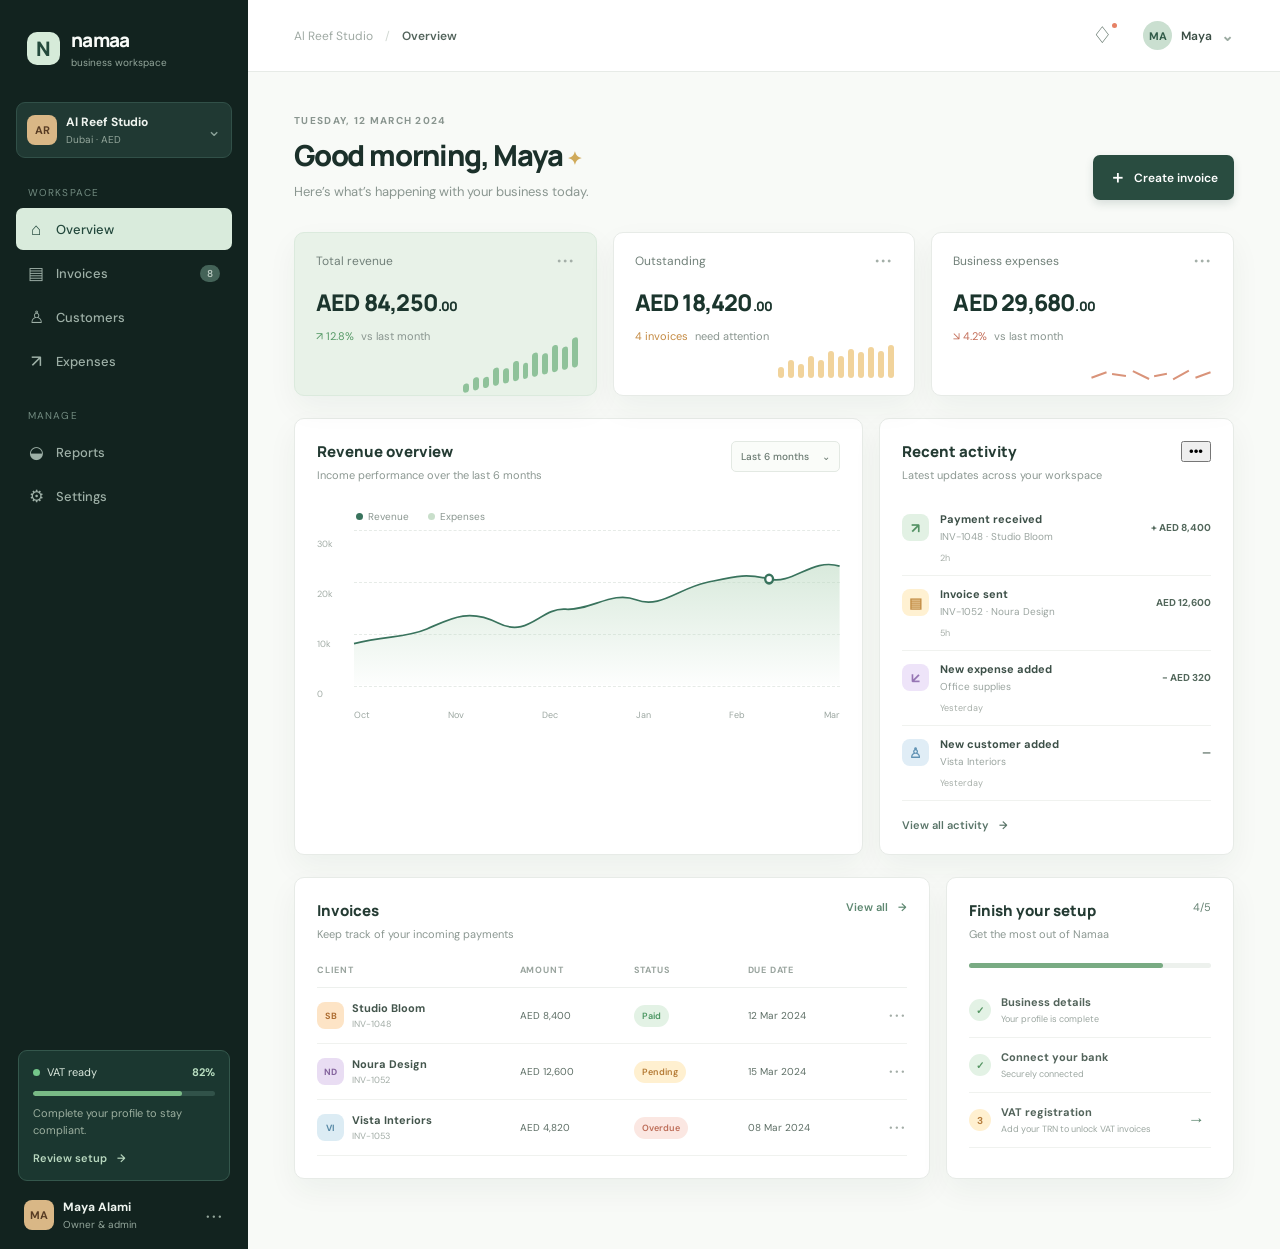
<file: index.html>
<!doctype html>
<html lang="en">
  <head>
    <meta charset="UTF-8" />
    <meta name="viewport" content="width=device-width, initial-scale=1.0" />
    <meta name="theme-color" content="#12231f" />
    <title>Namaa — Business clarity for Dubai</title>
    <link rel="preconnect" href="https://fonts.googleapis.com" />
    <link rel="preconnect" href="https://fonts.gstatic.com" crossorigin />
    <link href="https://fonts.googleapis.com/css2?family=DM+Sans:wght@400;500;600;700&family=Manrope:wght@600;700;800&display=swap" rel="stylesheet" />
    <link rel="stylesheet" href="styles.css" />
  </head>
  <body>
    <div class="app-shell">
      <aside class="sidebar" id="sidebar">
        <div class="brand">
          <div class="brand-mark">N</div>
          <div>
            <strong>namaa</strong>
            <span>business workspace</span>
          </div>
        </div>

        <div class="workspace-switcher">
          <div class="workspace-avatar">AR</div>
          <div class="workspace-copy">
            <strong>Al Reef Studio</strong>
            <span>Dubai · AED</span>
          </div>
          <span class="chevron">⌄</span>
        </div>

        <nav class="main-nav" aria-label="Main navigation">
          <p class="nav-label">Workspace</p>
          <button class="nav-item active" data-view="overview"><span class="nav-icon">⌂</span>Overview</button>
          <button class="nav-item" data-view="invoices"><span class="nav-icon">▤</span>Invoices <span class="nav-count">8</span></button>
          <button class="nav-item" data-view="customers"><span class="nav-icon">♙</span>Customers</button>
          <button class="nav-item" data-view="expenses"><span class="nav-icon">↗</span>Expenses</button>
          <p class="nav-label nav-label-spaced">Manage</p>
          <button class="nav-item" data-view="reports"><span class="nav-icon">◒</span>Reports</button>
          <button class="nav-item" data-view="settings"><span class="nav-icon">⚙</span>Settings</button>
        </nav>

        <div class="sidebar-bottom">
          <div class="vat-card">
            <div class="vat-card-top"><span class="status-dot"></span><span>VAT ready</span><strong>82%</strong></div>
            <div class="progress-track"><div class="progress-value"></div></div>
            <p>Complete your profile to stay compliant.</p>
            <button class="text-button" data-view-target="settings">Review setup <span>→</span></button>
          </div>
          <div class="profile">
            <div class="profile-avatar">MA</div>
            <div><strong>Maya Alami</strong><span>Owner & admin</span></div>
            <span class="more">•••</span>
          </div>
        </div>
      </aside>

      <main class="main-content">
        <header class="topbar">
          <button class="mobile-menu" id="menuToggle" aria-label="Open menu">☰</button>
          <div class="breadcrumbs"><span>Al Reef Studio</span><b>/</b><strong id="pageCrumb">Overview</strong></div>
          <div class="top-actions">
            <button class="icon-button notification-button" aria-label="Notifications">♢<span></span></button>
            <div class="top-profile"><div class="profile-avatar small">MA</div><span>Maya</span><b>⌄</b></div>
          </div>
        </header>

        <div class="page" id="app">
          <section class="view active" data-page="overview">
            <div class="page-heading">
              <div><p class="eyebrow">Tuesday, 12 March 2024</p><h1>Good morning, Maya <span>✦</span></h1><p class="heading-copy">Here’s what’s happening with your business today.</p></div>
              <button class="primary-button" id="createInvoice"><span>＋</span> Create invoice</button>
            </div>

            <div class="metric-grid">
              <article class="metric-card featured">
                <div class="metric-top"><span>Total revenue</span><span class="metric-menu">•••</span></div>
                <strong>AED 84,250<span class="decimal">.00</span></strong>
                <div class="metric-meta positive"><span>↗ 12.8%</span><em>vs last month</em></div>
                <div class="sparkline revenue-line"><i></i><i></i><i></i><i></i><i></i><i></i><i></i><i></i><i></i><i></i><i></i><i></i></div>
              </article>
              <article class="metric-card">
                <div class="metric-top"><span>Outstanding</span><span class="metric-menu">•••</span></div>
                <strong>AED 18,420<span class="decimal">.00</span></strong>
                <div class="metric-meta warning"><span>4 invoices</span><em>need attention</em></div>
                <div class="mini-bars"><i></i><i></i><i></i><i></i><i></i><i></i><i></i><i></i><i></i><i></i><i></i><i></i></div>
              </article>
              <article class="metric-card">
                <div class="metric-top"><span>Business expenses</span><span class="metric-menu">•••</span></div>
                <strong>AED 29,680<span class="decimal">.00</span></strong>
                <div class="metric-meta negative"><span>↘ 4.2%</span><em>vs last month</em></div>
                <div class="expense-line"><span></span><span></span><span></span><span></span><span></span><span></span></div>
              </article>
            </div>

            <div class="dashboard-grid">
              <article class="panel revenue-panel">
                <div class="panel-heading"><div><h2>Revenue overview</h2><p>Income performance over the last 6 months</p></div><button class="select-button">Last 6 months <span>⌄</span></button></div>
                <div class="chart-legend"><span><i class="legend-dot dark"></i>Revenue</span><span><i class="legend-dot light"></i>Expenses</span></div>
                <div class="chart"><div class="y-axis"><span>30k</span><span>20k</span><span>10k</span><span>0</span></div><div class="chart-area"><div class="grid-lines"><i></i><i></i><i></i><i></i></div><svg viewBox="0 0 620 180" preserveAspectRatio="none" aria-label="Revenue chart"><defs><linearGradient id="fill" x1="0" x2="0" y1="0" y2="1"><stop offset="0%" stop-color="#b9d8bf" stop-opacity=".55"/><stop offset="100%" stop-color="#b9d8bf" stop-opacity=".03"/></linearGradient></defs><path class="area" d="M0,132 C40,122 65,126 93,115 S145,90 184,108 S238,90 270,92 S330,70 360,81 S414,68 450,61 S500,50 530,57 S585,32 620,42 L620,180 L0,180 Z"></path><path class="line" d="M0,132 C40,122 65,126 93,115 S145,90 184,108 S238,90 270,92 S330,70 360,81 S414,68 450,61 S500,50 530,57 S585,32 620,42"></path><circle cx="530" cy="57" r="5"></circle></svg><div class="x-axis"><span>Oct</span><span>Nov</span><span>Dec</span><span>Jan</span><span>Feb</span><span>Mar</span></div></div></div>
              </article>
              <article class="panel activity-panel">
                <div class="panel-heading"><div><h2>Recent activity</h2><p>Latest updates across your workspace</p></div><button class="more-button">•••</button></div>
                <div class="activity-list">
                  <div class="activity-item"><div class="activity-icon green">↗</div><div><strong>Payment received</strong><span>INV-1048 · Studio Bloom</span></div><b>+ AED 8,400</b><time>2h</time></div>
                  <div class="activity-item"><div class="activity-icon sand">▤</div><div><strong>Invoice sent</strong><span>INV-1052 · Noura Design</span></div><b>AED 12,600</b><time>5h</time></div>
                  <div class="activity-item"><div class="activity-icon purple">↙</div><div><strong>New expense added</strong><span>Office supplies</span></div><b>- AED 320</b><time>Yesterday</time></div>
                  <div class="activity-item"><div class="activity-icon blue">♙</div><div><strong>New customer added</strong><span>Vista Interiors</span></div><b>—</b><time>Yesterday</time></div>
                </div>
                <button class="full-link" data-view-target="invoices">View all activity <span>→</span></button>
              </article>
            </div>

            <div class="bottom-grid">
              <article class="panel invoice-panel">
                <div class="panel-heading"><div><h2>Invoices</h2><p>Keep track of your incoming payments</p></div><button class="link-button" data-view-target="invoices">View all <span>→</span></button></div>
                <div class="table-wrap"><table><thead><tr><th>CLIENT</th><th>AMOUNT</th><th>STATUS</th><th>DUE DATE</th><th></th></tr></thead><tbody><tr><td><div class="client-cell"><span class="client-avatar orange">SB</span><div><strong>Studio Bloom</strong><small>INV-1048</small></div></div></td><td>AED 8,400</td><td><span class="pill paid">Paid</span></td><td>12 Mar 2024</td><td>•••</td></tr><tr><td><div class="client-cell"><span class="client-avatar lilac">ND</span><div><strong>Noura Design</strong><small>INV-1052</small></div></div></td><td>AED 12,600</td><td><span class="pill pending">Pending</span></td><td>15 Mar 2024</td><td>•••</td></tr><tr><td><div class="client-cell"><span class="client-avatar blue">VI</span><div><strong>Vista Interiors</strong><small>INV-1053</small></div></div></td><td>AED 4,820</td><td><span class="pill overdue">Overdue</span></td><td>08 Mar 2024</td><td>•••</td></tr></tbody></table></div>
              </article>
              <article class="panel setup-panel"><div class="panel-heading"><div><h2>Finish your setup</h2><p>Get the most out of Namaa</p></div><span class="setup-progress">4/5</span></div><div class="setup-progress-track"><span></span></div><div class="setup-task done"><span>✓</span><div><strong>Business details</strong><small>Your profile is complete</small></div></div><div class="setup-task done"><span>✓</span><div><strong>Connect your bank</strong><small>Securely connected</small></div></div><div class="setup-task current"><span>3</span><div><strong>VAT registration</strong><small>Add your TRN to unlock VAT invoices</small></div><button class="arrow">→</button></div></article>
            </div>
          </section>

          <section class="view" data-page="invoices"><div class="page-heading compact"><div><p class="eyebrow">Cash flow</p><h1>Invoices</h1><p class="heading-copy">Create, send, and track every payment in one place.</p></div><button class="primary-button" id="createInvoiceAlt"><span>＋</span> Create invoice</button></div><div class="toolbar"><div class="search-box">⌕ <input id="invoiceSearch" placeholder="Search invoices or clients" /></div><div class="filter-group"><button class="filter active" data-filter="all">All <b>8</b></button><button class="filter" data-filter="paid">Paid <b>4</b></button><button class="filter" data-filter="pending">Pending <b>3</b></button><button class="filter" data-filter="overdue">Overdue <b>1</b></button></div></div><div class="panel full-table"><table id="invoiceTable"><thead><tr><th>INVOICE</th><th>CLIENT</th><th>AMOUNT</th><th>STATUS</th><th>ISSUED</th><th>DUE DATE</th><th></th></tr></thead><tbody><tr data-status="paid"><td><strong>INV-1048</strong></td><td>Studio Bloom</td><td>AED 8,400</td><td><span class="pill paid">Paid</span></td><td>28 Feb 2024</td><td>12 Mar 2024</td><td>•••</td></tr><tr data-status="pending"><td><strong>INV-1052</strong></td><td>Noura Design</td><td>AED 12,600</td><td><span class="pill pending">Pending</span></td><td>01 Mar 2024</td><td>15 Mar 2024</td><td>•••</td></tr><tr data-status="overdue"><td><strong>INV-1053</strong></td><td>Vista Interiors</td><td>AED 4,820</td><td><span class="pill overdue">Overdue</span></td><td>22 Feb 2024</td><td>08 Mar 2024</td><td>•••</td></tr><tr data-status="paid"><td><strong>INV-1047</strong></td><td>Casa Verde Café</td><td>AED 6,200</td><td><span class="pill paid">Paid</span></td><td>20 Feb 2024</td><td>05 Mar 2024</td><td>•••</td></tr></tbody></table></div></section>

          <section class="view" data-page="customers"><div class="page-heading compact"><div><p class="eyebrow">Relationships</p><h1>Customers</h1><p class="heading-copy">Your client relationships, organized for growth.</p></div><button class="primary-button"><span>＋</span> Add customer</button></div><div class="toolbar"><div class="search-box">⌕ <input id="customerSearch" placeholder="Search customers" /></div><span class="result-count">12 customers</span></div><div class="customer-grid" id="customerGrid"><article class="customer-card"><div class="customer-card-top"><span class="client-avatar orange">SB</span><span class="pill active-pill">Active</span></div><h3>Studio Bloom</h3><p>hello@studiobloom.ae</p><div><span>Revenue</span><strong>AED 24,800</strong></div></article><article class="customer-card"><div class="customer-card-top"><span class="client-avatar lilac">ND</span><span class="pill active-pill">Active</span></div><h3>Noura Design</h3><p>accounts@nouradesign.ae</p><div><span>Revenue</span><strong>AED 18,200</strong></div></article><article class="customer-card"><div class="customer-card-top"><span class="client-avatar blue">VI</span><span class="pill active-pill">Active</span></div><h3>Vista Interiors</h3><p>finance@vistainteriors.ae</p><div><span>Revenue</span><strong>AED 12,440</strong></div></article><article class="customer-card"><div class="customer-card-top"><span class="client-avatar green">CV</span><span class="pill active-pill">Active</span></div><h3>Casa Verde Café</h3><p>owner@casaverde.ae</p><div><span>Revenue</span><strong>AED 9,600</strong></div></article></div></section>

          <section class="view" data-page="expenses"><div class="page-heading compact"><div><p class="eyebrow">Outgoings</p><h1>Expenses</h1><p class="heading-copy">Know where your money goes, down to the last dirham.</p></div><button class="primary-button"><span>＋</span> Add expense</button></div><div class="metric-grid expense-metrics"><article class="metric-card"><div class="metric-top"><span>This month</span></div><strong>AED 9,420<span class="decimal">.00</span></strong><div class="metric-meta negative"><span>↘ 4.2%</span><em>vs last month</em></div></article><article class="metric-card"><div class="metric-top"><span>Largest category</span></div><strong>Operations</strong><div class="metric-meta"><span>AED 3,840</span><em>41% of total</em></div></article><article class="metric-card"><div class="metric-top"><span>VAT recoverable</span></div><strong>AED 1,124<span class="decimal">.00</span></strong><div class="metric-meta positive"><span>12 receipts</span><em>ready to claim</em></div></article></div><div class="panel full-table"><div class="panel-heading"><div><h2>Recent expenses</h2><p>March 2024</p></div><button class="select-button">All categories <span>⌄</span></button></div><table><thead><tr><th>MERCHANT</th><th>CATEGORY</th><th>AMOUNT</th><th>VAT</th><th>DATE</th></tr></thead><tbody><tr><td><strong>WeWork One Central</strong></td><td>Operations</td><td>AED 2,100</td><td>AED 100</td><td>11 Mar 2024</td></tr><tr><td><strong>Emirates Post</strong></td><td>Shipping</td><td>AED 320</td><td>AED 15</td><td>09 Mar 2024</td></tr><tr><td><strong>Adobe Creative Cloud</strong></td><td>Software</td><td>AED 280</td><td>AED 13</td><td>05 Mar 2024</td></tr></tbody></table></div></section>

          <section class="view" data-page="reports"><div class="page-heading compact"><div><p class="eyebrow">Insights</p><h1>Reports</h1><p class="heading-copy">A clearer view of your business performance.</p></div><button class="secondary-button">Export report <span>↓</span></button></div><div class="report-highlight"><div><p class="eyebrow">March snapshot</p><h2>Business is moving in the right direction.</h2><p>Revenue is up 12.8% while expenses are down 4.2% compared to February.</p></div><div class="highlight-number">+12.8%<small>revenue growth</small></div></div><div class="report-grid"><article class="panel report-card"><h2>Profit & loss</h2><p>March 2024</p><div class="report-total">AED 54,570 <span>net profit</span></div><div class="profit-bar"><span></span></div><div class="report-row"><span>Revenue</span><b>AED 84,250</b></div><div class="report-row"><span>Expenses</span><b>AED 29,680</b></div></article><article class="panel report-card"><h2>VAT summary</h2><p>Q1 2024</p><div class="report-total">AED 6,482 <span>net VAT payable</span></div><div class="report-row"><span>Output VAT</span><b>AED 7,606</b></div><div class="report-row"><span>Input VAT</span><b>- AED 1,124</b></div><button class="full-link">View VAT report <span>→</span></button></article></div></section>

          <section class="view" data-page="settings"><div class="page-heading compact"><div><p class="eyebrow">Workspace</p><h1>Settings</h1><p class="heading-copy">Keep your business details and VAT profile up to date.</p></div><button class="primary-button" id="saveSettings">Save changes</button></div><div class="settings-layout"><div class="settings-menu"><button class="active">Business profile</button><button>VAT & tax</button><button>Team & permissions</button><button>Notifications</button></div><div class="panel settings-form"><div class="form-heading"><h2>Business profile</h2><p>This information appears on your invoices and reports.</p></div><div class="form-grid"><label>Business name<input value="Al Reef Studio" /></label><label>Trade licence number<input value="CN-2849103" /></label><label>Business email<input value="hello@alreef.studio" /></label><label>Phone number<input value="+971 50 384 1290" /></label><label class="wide">Address<input value="Dubai Design District, Building 4, Dubai, UAE" /></label></div><div class="vat-section"><div><h2>VAT registration</h2><p>UAE VAT is applied at the standard rate of 5%.</p></div><div class="vat-status"><span class="status-dot"></span>Registration in progress</div><label>Tax Registration Number (TRN)<input placeholder="Enter your 15-digit TRN" /><small>Your TRN will appear on all VAT invoices.</small></label></div></div></div></section>
        </div>
      </main>
    </div>
    <div class="toast" id="toast">Invoice draft created <span>✓</span></div>
    <script src="app.js"></script>
  </body>
</html>
</file>
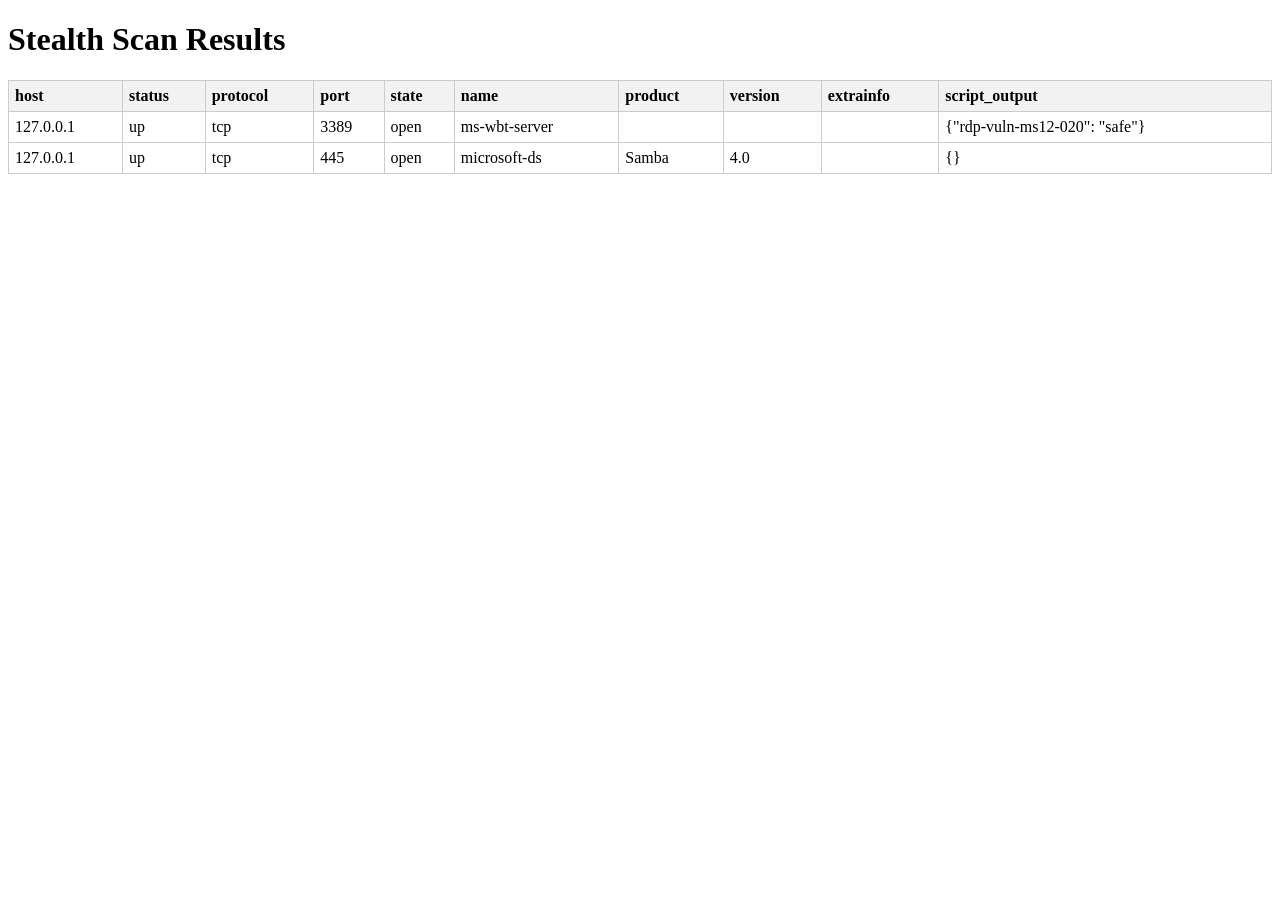
<file: samples/scan_results.html>
<!doctype html>
<html lang="en">
<head>
  <meta charset="utf-8" />
  <title>Stealth Scan Results</title>
  <style>
    table { border-collapse: collapse; width: 100%; }
    th, td { border: 1px solid #ccc; padding: 6px; text-align: left; }
    th { background: #f2f2f2; }
  </style>
</head>
<body>
  <h1>Stealth Scan Results</h1>
  <table>
    <thead>
      <tr>
        <th>host</th><th>status</th><th>protocol</th><th>port</th><th>state</th><th>name</th><th>product</th><th>version</th><th>extrainfo</th><th>script_output</th>
      </tr>
    </thead>
    <tbody>
      <tr><td>127.0.0.1</td><td>up</td><td>tcp</td><td>3389</td><td>open</td><td>ms-wbt-server</td><td></td><td></td><td></td><td>{"rdp-vuln-ms12-020": "safe"}</td></tr>
<tr><td>127.0.0.1</td><td>up</td><td>tcp</td><td>445</td><td>open</td><td>microsoft-ds</td><td>Samba</td><td>4.0</td><td></td><td>{}</td></tr>
    </tbody>
  </table>
</body>
</html>
</file>
<file: styles.css>
:root{--ink:#172b27;--muted:#75817d;--line:#e7ebe7;--cream:#f6f7f3;--white:#fff;--green:#294c40;--mint:#dcece0;--gold:#f8e5ae;--shadow:0 12px 30px rgba(27,52,43,.05)}*{box-sizing:border-box}body{margin:0;background:#f8faf7;color:var(--ink);font-family:"DM Sans",sans-serif;font-size:14px}.app-shell{display:flex;min-height:100vh}.sidebar{background:#12231f;color:#c7d2cb;width:248px;min-width:248px;padding:27px 16px 18px;display:flex;flex-direction:column}.brand{display:flex;align-items:center;gap:11px;padding:0 11px 33px}.brand-mark{background:#d6ebd9;color:#244a3c;font-family:Manrope;border-radius:10px;width:33px;height:33px;display:grid;place-items:center;font-size:20px;font-weight:800}.brand strong{display:block;color:#f8fbf8;font:800 19px Manrope;letter-spacing:-.7px}.brand span,.workspace-copy span,.profile span{display:block;color:#93a69b;font-size:10px;margin-top:3px}.workspace-switcher{background:#203933;border:1px solid #315048;border-radius:9px;padding:11px 10px;display:flex;align-items:center;gap:9px;margin-bottom:28px}.workspace-avatar,.profile-avatar{width:30px;height:30px;background:#d9b786;color:#583c24;border-radius:8px;display:grid;place-items:center;font-weight:700;font-size:11px}.workspace-copy{flex:1;min-width:0}.workspace-copy strong{font-size:12px;color:#eff4ef;display:block;white-space:nowrap;overflow:hidden;text-overflow:ellipsis}.chevron{color:#8ba299;font-size:17px}.nav-label{font-size:10px;text-transform:uppercase;letter-spacing:1.1px;color:#728b80;padding:0 12px;margin:0 0 9px}.nav-label-spaced{margin-top:27px}.nav-item{border:0;background:transparent;color:#9eb0a7;width:100%;display:flex;align-items:center;gap:12px;border-radius:7px;padding:10px 12px;font:500 13px "DM Sans";text-align:left;cursor:pointer;margin:2px 0}.nav-item:hover,.nav-item.active{background:#d9ebdc;color:#23483c}.nav-icon{font-size:17px;width:16px;text-align:center}.nav-count{margin-left:auto;background:#446358;color:#c9d6ce;padding:2px 7px;border-radius:9px;font-size:10px}.nav-item.active .nav-count{background:#b3d4b8;color:#23483c}.sidebar-bottom{margin-top:auto}.vat-card{background:#1b3730;padding:14px;border:1px solid #34574c;border-radius:9px;margin:20px 2px 18px}.vat-card-top{display:flex;align-items:center;gap:7px;color:#d9e7dc;font-size:11px}.vat-card-top strong{margin-left:auto;color:#b9dec1}.status-dot{width:7px;height:7px;background:#74c78a;border-radius:50%;display:inline-block}.progress-track{height:5px;background:#315249;border-radius:5px;margin:12px 0 9px;overflow:hidden}.progress-value{width:82%;height:100%;background:#79ba86;border-radius:5px;display:block}.vat-card p{color:#9caf9f;font-size:11px;line-height:1.5;margin:0 0 10px}.text-button,.link-button,.full-link{border:0;background:none;color:#b9d8bf;cursor:pointer;font:600 11px "DM Sans";padding:0}.text-button span,.link-button span,.full-link span{margin-left:7px}.profile{display:flex;align-items:center;gap:9px;padding:0 8px}.profile strong{color:#eff5f0;font-size:12px;display:block}.more{margin-left:auto;color:#85988e;letter-spacing:2px}.main-content{flex:1;min-width:0}.topbar{height:72px;background:#fff;border-bottom:1px solid var(--line);display:flex;align-items:center;justify-content:space-between;padding:0 46px}.breadcrumbs{display:flex;align-items:center;gap:12px;color:#a0aaa4;font-size:12px}.breadcrumbs b{font-weight:400;color:#d1d8d2}.breadcrumbs strong{color:#53645c;font-weight:600}.top-actions{display:flex;align-items:center;gap:24px}.icon-button{border:0;background:transparent;color:#576b60;font-size:23px;position:relative;cursor:pointer}.notification-button span{width:5px;height:5px;background:#e68165;border-radius:50%;position:absolute;top:2px;right:2px}.top-profile{display:flex;align-items:center;gap:9px;color:#3b4e45;font-size:12px;font-weight:600}.profile-avatar.small{width:29px;height:29px;border-radius:50%;background:#cadfd0;color:#315b49}.top-profile b{color:#9baaa1;font-size:15px}.mobile-menu{display:none;border:0;background:none;font-size:20px;color:var(--ink)}.page{padding:42px 46px 70px;max-width:1450px;margin:auto}.page-heading{display:flex;justify-content:space-between;align-items:flex-end;margin-bottom:32px}.page-heading.compact{margin-bottom:28px}.eyebrow{color:#89958f;text-transform:uppercase;letter-spacing:1.3px;font-size:10px;font-weight:700;margin:0 0 8px}.page-heading h1{font:800 29px Manrope;margin:0;letter-spacing:-1.2px;color:#1b302a}.page-heading h1 span{font-size:18px;color:#d0aa5a;vertical-align:middle}.heading-copy{margin:8px 0 0;color:#8a9690;font-size:13px}.primary-button,.secondary-button{border:0;border-radius:7px;background:var(--green);color:white;padding:11px 16px;font:600 12px "DM Sans";cursor:pointer;box-shadow:0 4px 8px rgba(39,77,64,.15)}.primary-button span{font-size:17px;vertical-align:-1px;margin-right:5px}.secondary-button{background:#edf4ee;color:#2c5948;box-shadow:none}.metric-grid{display:grid;grid-template-columns:repeat(3,1fr);gap:16px;margin-bottom:22px}.metric-card{background:#fff;border:1px solid var(--line);border-radius:10px;padding:20px 21px 17px;min-height:164px;position:relative;overflow:hidden;box-shadow:var(--shadow)}.metric-card.featured{background:#e8f2e8;border-color:#dbeadd}.metric-top{display:flex;justify-content:space-between;color:#718079;font-size:12px;margin-bottom:17px}.metric-menu{letter-spacing:2px;color:#a4afa8;font-size:12px}.metric-card>strong{font:800 23px Manrope;letter-spacing:-.8px;color:#1b352d}.decimal{font-size:13px}.metric-meta{display:flex;gap:7px;margin-top:11px;align-items:center;font-size:11px}.metric-meta em{font-style:normal;color:#89958f}.positive span{color:#559966}.warning span{color:#c48a42}.negative span{color:#c36e59}.sparkline{position:absolute;bottom:15px;right:18px;height:30px;width:115px;display:flex;align-items:end;gap:4px;transform:skewY(-13deg)}.sparkline i{display:block;background:#8fc29a;width:7px;border-radius:3px}.sparkline i:nth-child(1){height:9px}.sparkline i:nth-child(2){height:13px}.sparkline i:nth-child(3){height:11px}.sparkline i:nth-child(4){height:18px}.sparkline i:nth-child(5){height:15px}.sparkline i:nth-child(6){height:20px}.sparkline i:nth-child(7){height:16px}.sparkline i:nth-child(8){height:24px}.sparkline i:nth-child(9){height:21px}.sparkline i:nth-child(10){height:27px}.sparkline i:nth-child(11){height:23px}.sparkline i:nth-child(12){height:30px}.mini-bars{position:absolute;bottom:17px;right:20px;display:flex;align-items:end;gap:4px;height:33px}.mini-bars i{width:6px;border-radius:3px;background:#f1d39b}.mini-bars i:nth-child(1){height:11px}.mini-bars i:nth-child(2){height:18px}.mini-bars i:nth-child(3){height:14px}.mini-bars i:nth-child(4){height:22px}.mini-bars i:nth-child(5){height:18px}.mini-bars i:nth-child(6){height:27px}.mini-bars i:nth-child(7){height:22px}.mini-bars i:nth-child(8){height:29px}.mini-bars i:nth-child(9){height:26px}.mini-bars i:nth-child(10){height:31px}.mini-bars i:nth-child(11){height:27px}.mini-bars i:nth-child(12){height:33px}.expense-line{position:absolute;bottom:19px;right:22px;width:120px;height:29px;display:flex;gap:5px;align-items:end}.expense-line span{height:2px;background:#d99379;display:block;width:20px;transform:rotate(-20deg)}.expense-line span:nth-child(2){transform:rotate(8deg);width:18px}.expense-line span:nth-child(3){transform:rotate(26deg);width:22px}.expense-line span:nth-child(4){transform:rotate(-11deg);width:16px}.expense-line span:nth-child(5){transform:rotate(-29deg);width:22px}.dashboard-grid{display:grid;grid-template-columns:1.6fr 1fr;gap:16px;margin-bottom:22px}.panel{background:#fff;border:1px solid var(--line);border-radius:10px;box-shadow:var(--shadow)}.revenue-panel,.activity-panel{min-height:337px;padding:22px}.panel-heading{display:flex;justify-content:space-between;gap:20px;align-items:flex-start}.panel-heading h2{font:800 15px Manrope;color:#243b33;margin:0 0 6px}.panel-heading p{color:#8c9892;font-size:11px;margin:0}.select-button{background:#fafcf9;border:1px solid #e3e9e3;border-radius:5px;padding:8px 9px;color:#697970;font:500 10px "DM Sans";white-space:nowrap}.select-button span{margin-left:10px}.chart-legend{display:flex;gap:19px;color:#8a9690;font-size:10px;margin:28px 0 7px 39px}.legend-dot{width:7px;height:7px;display:inline-block;border-radius:50%;margin-right:5px}.legend-dot.dark{background:#39735d}.legend-dot.light{background:#c9dfcb}.chart{display:flex;height:191px}.y-axis{width:37px;display:flex;flex-direction:column;justify-content:space-between;color:#a3ada7;font-size:9px;padding:8px 0 21px}.chart-area{flex:1;position:relative;padding-bottom:24px}.grid-lines{height:157px;position:absolute;inset:0;display:flex;flex-direction:column;justify-content:space-between}.grid-lines i{border-top:1px dashed #e6ebe7;width:100%}.chart svg{position:absolute;width:100%;height:155px;left:0;top:0;overflow:visible}.chart svg .area{fill:url(#fill)}.chart svg .line{fill:none;stroke:#39735d;stroke-width:2}.chart svg circle{fill:#fff;stroke:#39735d;stroke-width:3}.x-axis{position:absolute;bottom:0;left:0;right:0;display:flex;justify-content:space-between;color:#9ba6a0;font-size:9px}.activity-list{margin-top:19px}.activity-item{display:grid;grid-template-columns:29px 1fr auto;gap:9px;align-items:center;padding:11px 0;border-bottom:1px solid #f0f2ef}.activity-icon{width:27px;height:27px;border-radius:8px;display:grid;place-items:center;font-weight:700;font-size:14px}.activity-icon.green{background:#e2f1e4;color:#549264}.activity-icon.sand{background:#fff1d2;color:#c38d44}.activity-icon.purple{background:#eee4f9;color:#9675b4}.activity-icon.blue{background:#e0edf6;color:#6092b3}.activity-item strong{display:block;color:#3d5048;font-size:11px}.activity-item span{display:block;color:#9ba5a0;font-size:10px;margin-top:4px}.activity-item b{font-size:10px;color:#52675b;white-space:nowrap}.activity-item time{color:#a7afa9;font-size:9px;grid-column:2;grid-row:2}.full-link{display:block;margin-top:17px;color:#597468}.bottom-grid{display:grid;grid-template-columns:1.6fr 1fr;gap:16px}.invoice-panel,.setup-panel{padding:22px}.link-button{color:#5d8770}.table-wrap{overflow:auto}table{width:100%;border-collapse:collapse;min-width:590px}th{text-align:left;color:#99a49e;font-size:9px;font-weight:700;letter-spacing:.8px;padding:23px 10px 11px;border-bottom:1px solid #edf0ed}td{padding:13px 10px;border-bottom:1px solid #f0f2ef;color:#5d6e65;font-size:10px;white-space:nowrap}td:first-child,th:first-child{padding-left:0}td:last-child,th:last-child{text-align:right;padding-right:0;color:#a3ada7;letter-spacing:2px}.client-cell{display:flex;align-items:center;gap:8px}.client-cell strong{display:block;color:#43554c;font-size:11px}.client-cell small{display:block;color:#a2aca6;font-size:9px;margin-top:3px}.client-avatar{width:27px;height:27px;border-radius:8px;display:grid;place-items:center;font-size:9px;font-weight:700}.orange{background:#fde4c6;color:#ad6d31}.lilac{background:#e9ddf3;color:#84639d}.blue{background:#dcecf4;color:#5688a5}.green{background:#dceddf;color:#518c63}.pill{padding:5px 8px;border-radius:12px;font-size:9px;font-weight:600}.pill.paid{color:#4b9662;background:#e3f2e5}.pill.pending{color:#b47a34;background:#fff0d0}.pill.overdue{color:#bd6d58;background:#fbe7e2}.setup-progress{font-size:11px;color:#658172}.setup-progress-track{height:5px;background:#edf1ed;border-radius:5px;margin:22px 0 15px}.setup-progress-track span{display:block;height:100%;width:80%;background:#79ab83;border-radius:5px}.setup-task{display:flex;align-items:center;gap:10px;padding:12px 0;border-bottom:1px solid #f0f2ef}.setup-task>span{width:22px;height:22px;border-radius:50%;display:grid;place-items:center;font-size:10px;font-weight:700}.setup-task.done>span{background:#e3f2e5;color:#559563}.setup-task.current>span{background:#fff0d0;color:#b57d3d}.setup-task strong{display:block;font-size:11px;color:#53645b}.setup-task small{display:block;font-size:9px;color:#9ca7a1;margin-top:4px}.setup-task .arrow{margin-left:auto;border:0;background:none;color:#58836b;font-size:17px}.view{display:none}.view.active{display:block}.toolbar{display:flex;align-items:center;justify-content:space-between;margin-bottom:18px}.search-box{display:flex;align-items:center;gap:8px;border:1px solid var(--line);border-radius:7px;background:#fff;color:#8d9a93;padding:9px 12px;width:280px}.search-box input{border:0;outline:0;font:12px "DM Sans";color:var(--ink);width:100%}.filter-group{display:flex;gap:6px}.filter{border:1px solid var(--line);background:#fff;color:#84918a;border-radius:6px;padding:8px 11px;font:11px "DM Sans";cursor:pointer}.filter b{font-size:10px;margin-left:4px}.filter.active{background:#e9f2ea;color:#356349;border-color:#d4e5d6}.full-table{padding:0 22px 22px}.full-table .panel-heading{padding-top:22px}.full-table table{min-width:680px}.customer-grid{display:grid;grid-template-columns:repeat(4,1fr);gap:15px}.customer-card{background:#fff;border:1px solid var(--line);border-radius:10px;padding:18px;box-shadow:var(--shadow)}.customer-card-top{display:flex;justify-content:space-between;align-items:center}.customer-card h3{font:700 14px Manrope;margin:20px 0 5px}.customer-card p{color:#96a19b;font-size:10px;margin:0 0 22px}.customer-card>div:last-child{display:flex;justify-content:space-between;border-top:1px solid #edf0ed;padding-top:14px;color:#9ba6a0;font-size:10px}.customer-card strong{color:#3f5b4e}.active-pill{background:#e3f2e5;color:#559563}.result-count{color:#8d9992;font-size:11px}.expense-metrics{grid-template-columns:repeat(3,1fr)}.report-highlight{background:#dfeee1;border-radius:11px;padding:27px 30px;display:flex;justify-content:space-between;align-items:center;margin-bottom:18px}.report-highlight h2{font:800 20px Manrope;margin:0 0 8px;color:#294a3d}.report-highlight p:not(.eyebrow){color:#668073;font-size:12px;margin:0}.highlight-number{font:800 36px Manrope;color:#3c7955;text-align:right}.highlight-number small{display:block;color:#769281;font:11px "DM Sans";margin-top:3px}.report-grid{display:grid;grid-template-columns:1fr 1fr;gap:16px}.report-card{padding:22px}.report-card h2{font:800 15px Manrope;margin:0 0 5px}.report-card>p{color:#929e97;font-size:11px;margin:0}.report-total{font:800 24px Manrope;margin:28px 0 16px}.report-total span{font:400 10px "DM Sans";color:#99a49f;margin-left:6px}.profit-bar{height:10px;background:#f3e5b7;border-radius:8px;overflow:hidden;margin-bottom:18px}.profit-bar span{display:block;background:#5b9970;width:78%;height:100%}.report-row{display:flex;justify-content:space-between;padding:10px 0;border-top:1px solid #edf0ed;color:#829088;font-size:11px}.report-row b{color:#4b6155}.settings-layout{display:grid;grid-template-columns:190px 1fr;gap:18px;align-items:start}.settings-menu{display:flex;flex-direction:column;gap:3px}.settings-menu button{border:0;text-align:left;background:transparent;padding:11px 13px;border-radius:6px;color:#84918a;font:500 12px "DM Sans";cursor:pointer}.settings-menu button.active{background:#e6f0e7;color:#37664b;font-weight:600}.settings-form{padding:26px}.form-heading{padding-bottom:22px;border-bottom:1px solid var(--line)}.form-heading h2,.vat-section h2{font:800 15px Manrope;margin:0 0 6px}.form-heading p,.vat-section p{color:#8c9892;font-size:11px;margin:0}.form-grid{display:grid;grid-template-columns:1fr 1fr;gap:18px 20px;padding:24px 0}.form-grid label,.vat-section label{color:#65776d;font-size:10px;font-weight:600}.form-grid input,.vat-section input{display:block;width:100%;border:1px solid #e0e7e1;border-radius:6px;padding:10px 11px;color:#3b5046;background:#fbfcfa;font:12px "DM Sans";margin-top:7px;outline:none}.form-grid input:focus,.vat-section input:focus{border-color:#8eb397}.form-grid .wide{grid-column:1/-1}.vat-section{border-top:1px solid var(--line);padding-top:24px;display:grid;grid-template-columns:1fr auto;gap:17px}.vat-section>label{grid-column:1/-1}.vat-status{color:#b57d3e;background:#fff1d3;padding:7px 10px;border-radius:5px;font-size:10px;align-self:start}.vat-status .status-dot{background:#e0a653;margin-right:6px}.vat-section small{display:block;color:#9ba69f;font-size:9px;font-weight:400;margin-top:5px}.toast{position:fixed;right:28px;bottom:28px;background:#213e34;color:#e8f2e8;border-radius:7px;padding:12px 16px;font-size:12px;transform:translateY(100px);opacity:0;transition:.3s;box-shadow:0 9px 20px #17372b33}.toast.show{transform:translateY(0);opacity:1}.toast span{color:#91d09b;margin-left:12px}
@media(max-width:1050px){.sidebar{width:220px;min-width:220px}.page{padding:34px 28px}.topbar{padding:0 28px}.customer-grid{grid-template-columns:repeat(2,1fr)}}@media(max-width:760px){.sidebar{position:fixed;z-index:5;left:-250px;top:0;bottom:0;transition:.25s}.sidebar.open{left:0}.mobile-menu{display:block}.topbar{padding:0 18px;height:62px}.breadcrumbs{margin-left:8px}.top-profile span,.top-profile b{display:none}.page{padding:27px 17px 50px}.page-heading{align-items:flex-start;gap:20px;flex-direction:column;margin-bottom:25px}.page-heading h1{font-size:25px}.metric-grid,.expense-metrics{grid-template-columns:1fr}.dashboard-grid,.bottom-grid,.report-grid{grid-template-columns:1fr}.revenue-panel{min-height:310px}.toolbar{align-items:flex-start;gap:14px;flex-direction:column}.filter-group{width:100%;overflow:auto}.search-box{width:100%}.customer-grid{grid-template-columns:1fr}.settings-layout{grid-template-columns:1fr}.settings-menu{display:grid;grid-template-columns:1fr 1fr}.settings-form{padding:18px}.form-grid{grid-template-columns:1fr}.form-grid .wide{grid-column:auto}.vat-section{grid-template-columns:1fr}.vat-status{justify-self:start}.highlight-number{font-size:26px}.report-highlight{padding:20px;gap:12px}.top-actions{gap:9px}}
</file>
